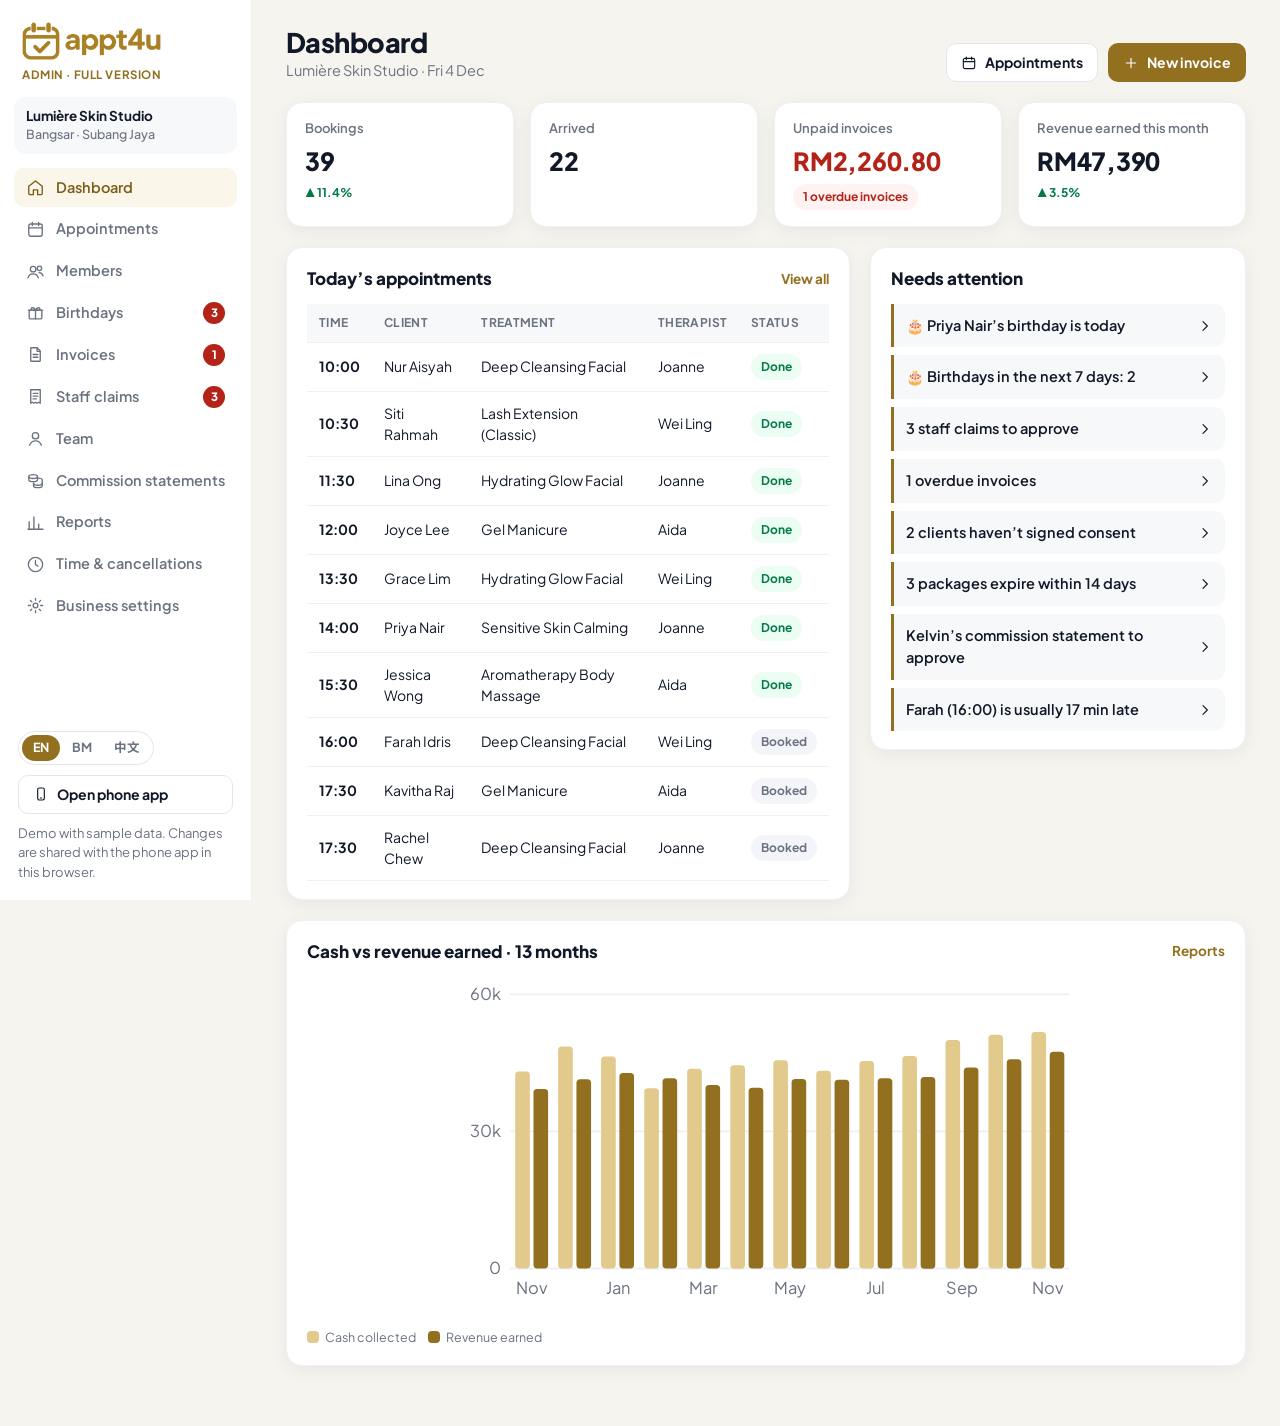
<file: admin/index.html>
<!doctype html>
<html lang="en" data-mode="admin">
<head>
<meta charset="utf-8">
<meta name="viewport" content="width=device-width, initial-scale=1">
<title>appt4u Admin</title>
<meta name="description" content="appt4u admin, full version for computers: appointments, members, invoices, staff claims, team and reports, with Excel export.">
<meta name="theme-color" content="#FFFFFF">
<link rel="icon" href="../icons/favicon-64.png" type="image/png">
<link rel="apple-touch-icon" href="../icons/apple-touch-icon.png">
<link rel="preconnect" href="https://fonts.googleapis.com">
<link rel="preconnect" href="https://fonts.gstatic.com" crossorigin>
<link rel="preconnect" href="https://images.unsplash.com">
<link href="https://fonts.googleapis.com/css2?family=Plus+Jakarta+Sans:wght@400;500;600;700;800&family=Noto+Sans+SC:wght@400;500;700&display=swap" rel="stylesheet">
<link rel="stylesheet" href="../styles.css?v=20261110g">
<link rel="stylesheet" href="admin.css?v=20261110g">
</head>
<body class="admin">
<div id="admin"></div>
<div id="modal"></div>
<div id="toast" class="toast" role="status" aria-live="polite"></div>
<script src="../app.js?v=20261110g"></script>
<script src="admin.js?v=20261110g"></script>
</body>
</html>
</file>
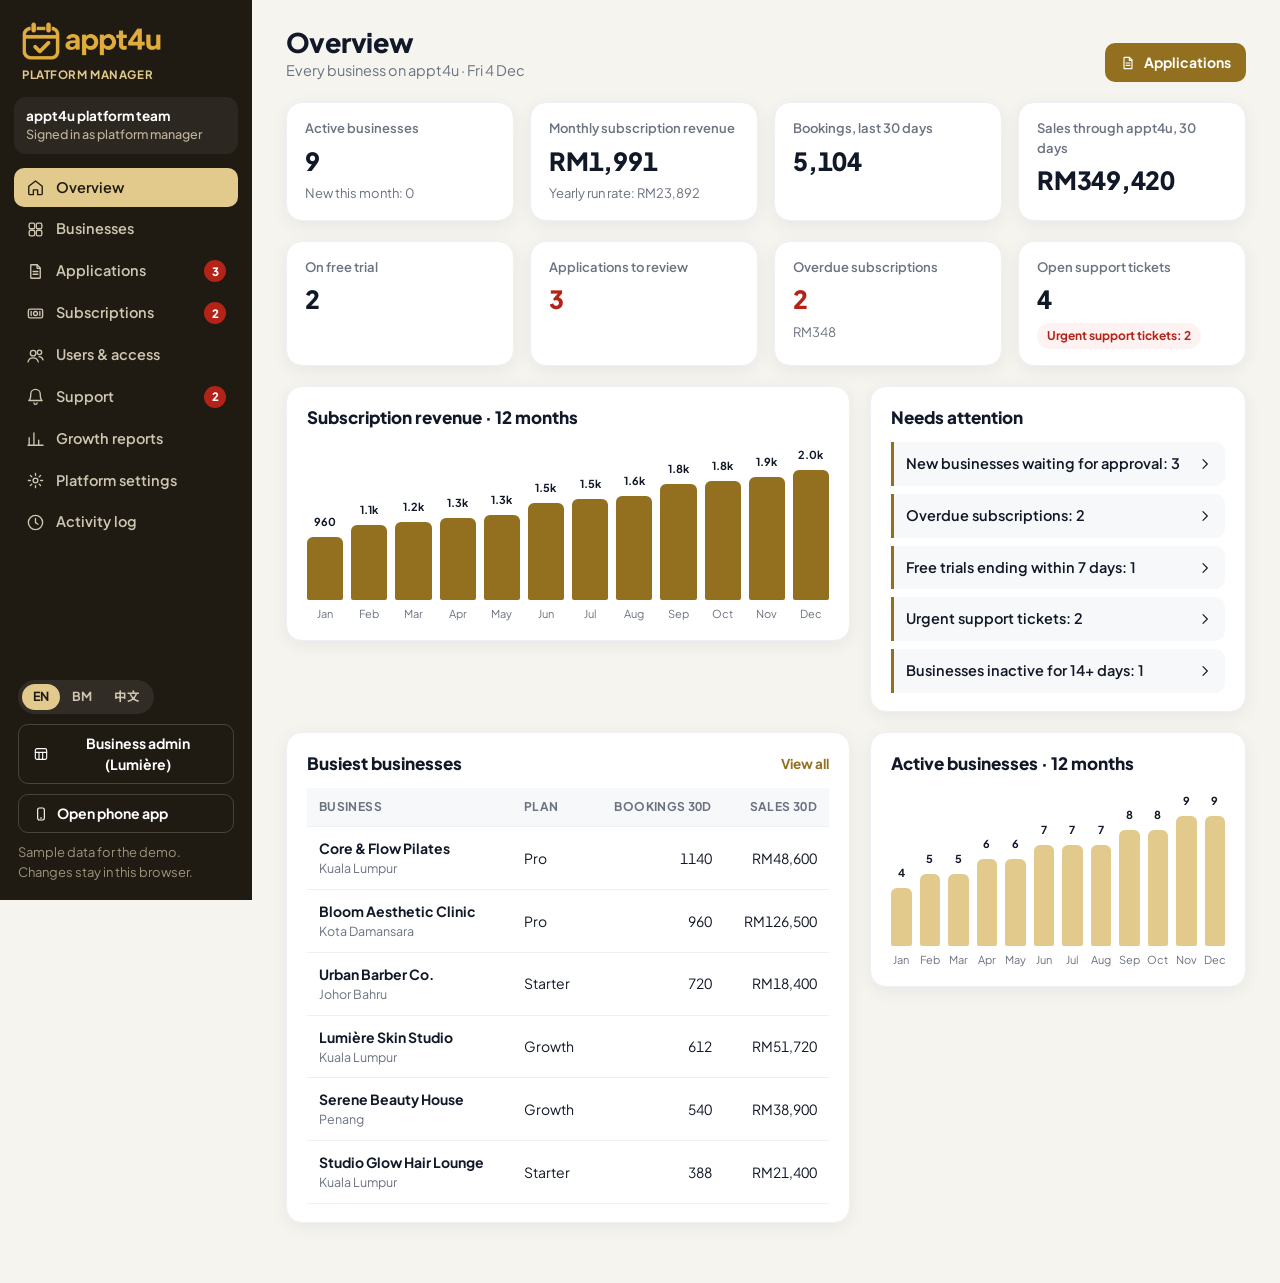
<file: platform/index.html>
<!doctype html>
<html lang="en" data-mode="admin" data-console="platform">
<head>
<meta charset="utf-8">
<meta name="viewport" content="width=device-width, initial-scale=1">
<title>appt4u Platform</title>
<meta name="description" content="appt4u platform manager: every business on appt4u, sign-up approvals, subscriptions, users, support and growth reports.">
<meta name="theme-color" content="#FFFFFF">
<link rel="icon" href="../icons/favicon-64.png" type="image/png">
<link rel="apple-touch-icon" href="../icons/apple-touch-icon.png">
<link rel="preconnect" href="https://fonts.googleapis.com">
<link rel="preconnect" href="https://fonts.gstatic.com" crossorigin>
<link href="https://fonts.googleapis.com/css2?family=Plus+Jakarta+Sans:wght@400;500;600;700;800&family=Noto+Sans+SC:wght@400;500;700&display=swap" rel="stylesheet">
<link rel="stylesheet" href="../styles.css?v=20261110g">
<link rel="stylesheet" href="../admin/admin.css?v=20261110g">
<link rel="stylesheet" href="platform.css?v=20261110g">
</head>
<body class="admin platform">
<div id="admin"></div>
<div id="modal"></div>
<div id="toast" class="toast" role="status" aria-live="polite"></div>
<script src="../app.js?v=20261110g"></script>
<script src="../admin/admin.js?v=20261110g"></script>
<script src="platform.js?v=20261110g"></script>
</body>
</html>
</file>
<file: styles.css>
:root{
  --bg:#FFFFFF;--surface:#FFFFFF;--sand:#F4F5F8;--sand-2:#F7F8FA;--line:#EEF0F4;--line-2:#E2E5EB;
  --ink:#111827;--body:#6B7280;--muted:#6B7280;
  --primary:#93701F;--primary-d:#7A5C18;--primary-50:#FBF6EA;--primary-100:#F4E9CC;--brand:#AA8024;
  --gold:var(--primary);--gold-text:var(--primary);--gold-deep:var(--primary-d);--gold-tint:var(--primary-50);--gold-line:#E8D6A8;
  --rose:#B42318;--rose-tint:#FEF3F2;--sage:#027A48;--sage-tint:#ECFDF3;--amber:#B54708;--amber-tint:#FFFAEB;--star:#F5B301;
  --sans:'Plus Jakarta Sans','Noto Sans SC',-apple-system,BlinkMacSystemFont,'Segoe UI',sans-serif;
  --shadow:0 4px 18px rgba(17,24,39,.06);
  --st:env(safe-area-inset-top,0px);--sb:env(safe-area-inset-bottom,0px);
  color-scheme:light;
}
*{box-sizing:border-box;-webkit-tap-highlight-color:transparent}
html,body{margin:0;height:100%}
body{font-family:var(--sans);color:var(--ink);background:var(--bg);-webkit-font-smoothing:antialiased;font-size:15px;line-height:1.5;overscroll-behavior:none;-webkit-text-size-adjust:100%}
a{color:inherit;text-decoration:none}
button{font:inherit;color:inherit;background:none;border:0;padding:0;cursor:pointer}
input,select,textarea{font:inherit;color:inherit}
p,h1,h2,h3{margin:0}
img{display:block}
.ic{flex:none;display:block}
:focus-visible{outline:2px solid var(--primary);outline-offset:2px}

/* stage & device */
.stage{min-height:100%}
.side{display:none}
.device{position:relative;width:100%;height:100vh;height:100dvh;overflow:hidden;background:var(--bg)}
.app{display:flex;flex-direction:column;height:100%}
@media (min-width:900px){
  body{background:linear-gradient(150deg,#E9DCBF 0%,#F3EBDA 55%,#FBF7EE 100%)}
  .stage{display:flex;align-items:center;justify-content:center;gap:72px;min-height:100vh;padding:24px}
  .side{display:block;width:340px}
  .device{flex:none;width:400px;height:min(860px,calc(100vh - 48px));border-radius:44px;box-shadow:0 0 0 10px #fff,0 30px 80px rgba(110,80,20,.20)}
}

/* chrome */
.safe-top{height:calc(var(--st) + 10px);flex:none}
.topbar{flex:none;display:flex;align-items:center;justify-content:space-between;gap:8px;padding:calc(var(--st) + 8px) 10px 4px;background:var(--bg)}
.tb-title{font-weight:700;font-size:16px;text-align:center;flex:1;white-space:nowrap;overflow:hidden;text-overflow:ellipsis}
.icon-btn{width:40px;height:40px;border-radius:20px;display:inline-flex;align-items:center;justify-content:center;color:var(--ink);flex:none;position:relative}
.icon-btn:active{background:var(--sand)}
.icon-btn.fav-on{color:#E11D48}
.icon-btn.fav-on .ic{fill:#E11D48}
.dot-red{position:absolute;top:8px;right:9px;width:9px;height:9px;border-radius:5px;background:#EF4444;border:2px solid #fff}
.main{flex:1;overflow-y:auto;-webkit-overflow-scrolling:touch;padding:6px 20px 28px;display:flex;flex-direction:column;gap:18px}
.main.center-main{justify-content:center}
.tabbar{flex:none;display:flex;border-top:1px solid var(--line);background:rgba(255,255,255,.96);-webkit-backdrop-filter:blur(12px);backdrop-filter:blur(12px);padding:6px 4px calc(var(--sb) + 6px)}
.tab{flex:1;display:flex;flex-direction:column;align-items:center;gap:3px;padding:6px 0;font-size:11px;color:var(--body);font-weight:500}
.tab.active{color:var(--primary);font-weight:700}
.tab.active .ic{fill:var(--primary-100)}

/* type */
.h1{font-weight:800;font-size:26px;line-height:1.2;letter-spacing:-.02em}
html[lang^="zh"] .h1{font-size:24px;letter-spacing:0}
.display{font-weight:800;font-size:30px;line-height:1.15;letter-spacing:-.02em}
html[lang^="zh"] .display{font-size:27px;letter-spacing:0;line-height:1.3}
.h-serif{font-weight:800;font-size:22px;line-height:1.25;letter-spacing:-.01em}
.h2,.sec-t{font-size:18px;font-weight:700;letter-spacing:-.01em}
.label{font-size:14px;font-weight:700;color:var(--ink)}
.eyebrow{font-size:12px;font-weight:700;letter-spacing:.05em;text-transform:uppercase;color:var(--primary)}
html[lang^="zh"] .eyebrow{letter-spacing:.08em}
.lead{font-size:15px;color:var(--body)}
.muted{color:var(--body)}
.small{font-size:13px}
.strong{font-weight:700}
.center{text-align:center;align-items:center}
.wordmark{font-weight:800;letter-spacing:-.02em;color:var(--primary)}
.nowrap{white-space:nowrap}
.block{display:block}

/* layout */
.stack{display:flex;flex-direction:column;gap:12px}
.stack-sm{display:flex;flex-direction:column;gap:8px}
.stack-xs{display:flex;flex-direction:column;gap:8px}
.stack-lg{display:flex;flex-direction:column;gap:22px}
.row{display:flex;align-items:center;justify-content:space-between;gap:12px}
.row-start{display:flex;align-items:center;gap:12px;min-width:0}
.gap4{gap:4px}
.gap8{gap:8px}
.w100{width:100%}
.pad-top{padding-top:10px}
.grow{flex:1;min-width:0}

/* cards */
.card{background:var(--surface);border:1px solid var(--line);border-radius:16px;padding:16px;box-shadow:var(--shadow)}
.card.gold{border-color:var(--primary-100)}
.card.tint-rose{background:var(--rose-tint);border-color:transparent;box-shadow:none}
.card.tint-sage{background:var(--sage-tint);border-color:transparent;box-shadow:none;color:var(--sage)}
.card.tint-gold{background:var(--primary-50);border-color:transparent;box-shadow:none}
.card.flat{box-shadow:none}
button.card,a.card{display:flex;width:100%;text-align:left}

/* buttons */
.btn{display:inline-flex;align-items:center;justify-content:center;gap:8px;border-radius:12px;padding:14px 18px;font-weight:700;font-size:15px;border:1px solid transparent;transition:transform .08s ease,opacity .2s;text-align:center}
.btn:active{transform:scale(.98)}
.btn[disabled]{opacity:.45;pointer-events:none;box-shadow:none}
.btn-primary,.btn-ink{background:var(--primary);color:#fff;box-shadow:0 6px 16px rgba(147,112,31,.25)}
.btn-dark{background:var(--ink);color:#fff}
.btn-outline{background:#fff;border-color:var(--line-2);color:var(--ink)}
.btn-ghost{color:var(--primary)}
.btn-soft{background:var(--primary-50);color:var(--primary-d)}
.btn-sm{padding:8px 14px;border-radius:10px;font-size:14px;box-shadow:none}
.btn-block{width:100%}
.langseg{display:inline-flex;align-items:center;gap:2px;padding:3px;border-radius:999px;background:#fff;border:1px solid var(--line-2);box-shadow:var(--shadow);flex:none}
.langseg button{border:0;background:transparent;border-radius:999px;min-width:38px;padding:6px 10px;font-size:12.5px;font-weight:700;color:var(--body);line-height:1.1}
.langseg button.on{background:var(--primary);color:#fff}
.app-icon{width:40px;height:40px;border-radius:10px;border:1px solid var(--line-2);flex:none;display:block}
.wrap{flex-wrap:wrap}

/* chips & pills */
.chips{display:flex;flex-wrap:wrap;gap:8px}
.chip{display:inline-flex;align-items:center;gap:6px;padding:9px 14px;border-radius:10px;border:1px solid var(--line-2);background:#fff;font-size:14px;font-weight:600;color:var(--body);white-space:nowrap}
.chip.on{background:var(--primary);border-color:var(--primary);color:#fff}
.hscroll{display:flex;gap:8px;overflow-x:auto;scrollbar-width:none;margin:0 -20px;padding:2px 20px;flex:none}
.hscroll::-webkit-scrollbar{display:none}
.pill{display:inline-flex;align-items:center;gap:4px;font-size:12px;font-weight:700;padding:4px 10px;border-radius:999px;white-space:nowrap;align-self:flex-start}
.pill.sage{background:var(--sage-tint);color:var(--sage)}
.pill.rose{background:var(--rose-tint);color:var(--rose)}
.pill.gold{background:var(--primary-50);color:var(--primary-d)}
.pill.amber{background:var(--amber-tint);color:var(--amber)}
.pill.ink{background:var(--ink);color:#fff}
.pill.grey{background:var(--sand);color:var(--body)}
.seg{display:flex;background:var(--sand);border-radius:12px;padding:4px;gap:4px;flex:none}
.seg a,.seg button{flex:1;text-align:center;padding:9px 6px;border-radius:9px;font-size:14px;font-weight:600;color:var(--body);white-space:nowrap}
.seg .on{background:#fff;color:var(--ink);box-shadow:0 1px 3px rgba(17,24,39,.08)}

/* home */
.loc-row{display:flex;align-items:center;justify-content:space-between;gap:12px;padding-top:4px}
.loc{display:flex;flex-direction:column;align-items:flex-start;gap:1px;text-align:left}
.loc-l{display:flex;align-items:center;gap:4px;font-size:12.5px;color:var(--body)}
.loc-l .ic{color:var(--primary)}
.loc-v{display:flex;align-items:center;gap:4px;font-weight:700;font-size:16px}
.searchbar{display:flex;align-items:center;gap:10px;background:var(--sand);border-radius:12px;padding:0 14px;height:48px;color:var(--body);flex:none}
.searchbar input{flex:1;border:0;background:transparent;outline:none;font-size:15px;color:var(--ink);min-width:0;height:100%}
.searchbar input::placeholder{color:#8B92A0}
.promo{position:relative;display:block;border-radius:16px;overflow:hidden;background:var(--primary);min-height:152px;flex:none}
.promo-img{position:absolute;right:0;top:0;width:60%;height:100%;object-fit:cover}
.promo::after{content:"";position:absolute;inset:0;background:linear-gradient(90deg,var(--primary) 38%,rgba(147,112,31,.6) 60%,rgba(147,112,31,0) 88%)}
.promo-body{position:relative;z-index:1;padding:18px;display:flex;flex-direction:column;gap:2px;max-width:68%;color:#fff}
.promo-eb{font-weight:700;font-size:14px}
.promo-t{font-weight:800;font-size:27px;line-height:1.1;letter-spacing:-.02em}
.promo-s{font-size:12.5px;opacity:.95}
.promo-btn{margin-top:10px;align-self:flex-start;background:#fff;color:var(--ink);font-weight:700;font-size:13px;padding:8px 14px;border-radius:8px}
.sec-head{display:flex;align-items:center;justify-content:space-between;gap:12px;margin-bottom:-6px}
.link-btn{display:inline-flex;align-items:center;gap:6px;color:var(--primary);font-weight:600;font-size:14px}
.biz{display:flex;gap:14px;align-items:center;padding:10px}
.biz-img{width:96px;height:96px;border-radius:12px;object-fit:cover;flex:none;background:var(--sand)}
.biz-img.sm{width:52px;height:52px;border-radius:10px}
.biz-body{flex:1;min-width:0;display:flex;flex-direction:column;gap:6px}
.biz-name{font-weight:700;font-size:16px;line-height:1.25}
.rating{display:inline-flex;align-items:center;gap:4px;font-size:13.5px}
.star{color:var(--star)}
.upc{display:flex;align-items:center;gap:14px}
.datebox{width:56px;flex:none;border-radius:12px;background:var(--primary-50);color:var(--primary);display:flex;flex-direction:column;align-items:center;padding:8px 0;line-height:1.15}
.datebox b{font-size:22px;font-weight:800}
.datebox span{font-size:11.5px;font-weight:700;text-transform:uppercase}
.qr-btn{background:var(--primary-50);color:var(--primary)}
.banner{display:flex;align-items:center;justify-content:space-between;gap:10px;background:var(--primary-50);border:0;box-shadow:none;padding:12px 14px}

/* business detail */
.hero-img{width:100%;height:190px;object-fit:cover;border-radius:16px;background:var(--sand);flex:none}
.meta{display:flex;flex-direction:column;gap:6px;color:var(--body);font-size:14px}
.meta span{display:flex;align-items:center;gap:8px}
.tabs-u{display:flex;gap:22px;border-bottom:1px solid var(--line);overflow-x:auto;scrollbar-width:none;margin:0 -20px;padding:0 20px;flex:none}
.tabs-u::-webkit-scrollbar{display:none}
.tabs-u a{padding:10px 0;font-weight:600;font-size:14.5px;color:var(--body);white-space:nowrap;border-bottom:2px solid transparent;margin-bottom:-1px}
.tabs-u a.on{color:var(--primary);border-bottom-color:var(--primary)}
.srow{display:flex;align-items:center;gap:14px;width:100%;text-align:left;padding:14px 16px;border-radius:14px;background:var(--sand-2);border:1px solid transparent}
.srow.on{background:var(--primary-50);border-color:var(--primary-100)}
.srow-n{display:block;font-weight:700;font-size:15.5px}
.check{width:24px;height:24px;border-radius:12px;border:2px solid var(--line-2);flex:none;display:inline-flex;align-items:center;justify-content:center;color:#fff;background:#fff}
.srow.on .check{background:var(--primary);border-color:var(--primary)}
.sticky-cta{position:sticky;bottom:-28px;margin:0 -20px -28px;padding:14px 20px 22px;background:linear-gradient(rgba(255,255,255,0),#fff 30%);z-index:2}

/* booking time */
.date{flex:none;width:58px;padding:9px 0;border-radius:14px;border:1px solid var(--line-2);background:#fff;display:flex;flex-direction:column;align-items:center;gap:1px;font-size:12px;color:var(--body);font-weight:600}
.date b{font-size:19px;color:var(--ink);font-weight:800}
.date.on{background:var(--primary);border-color:var(--primary);color:#fff}
.date.on b{color:#fff}
.date small{font-size:11px;font-weight:700;color:var(--primary);line-height:1.2}
.date.on small{color:#fff}
.slots{display:grid;grid-template-columns:repeat(3,1fr);gap:8px}
.slot{padding:12px 4px;border-radius:12px;border:1px solid var(--line-2);background:#fff;font-weight:700;font-size:15px}
.slot.on{background:var(--primary);color:#fff;border-color:var(--primary)}
.slot.full,.slot.past,.slot.mine{color:#9CA3AF;background:var(--sand-2);border-color:var(--line);font-weight:500;cursor:default}
.slot.full{text-decoration:line-through}
.opt{display:flex;align-items:center;gap:12px;width:100%;padding:14px 16px;border-radius:14px;border:1px solid var(--line-2);background:#fff;text-align:left;font-size:15px}
.opt .ic{color:var(--primary)}
.opt.on{border-color:var(--primary);background:var(--primary-50)}
.radio{width:20px;height:20px;border-radius:10px;border:2px solid var(--line-2);flex:none;position:relative;background:#fff}
.opt.on .radio{border-color:var(--primary)}
.opt.on .radio::after{content:"";position:absolute;inset:3px;border-radius:50%;background:var(--primary)}
.note{display:flex;align-items:center;gap:8px;font-size:14px;padding:10px 14px;border-radius:12px}
.note.sage{background:var(--sage-tint);color:var(--sage)}
.note.rose{background:var(--rose-tint);color:var(--rose)}
.note.gold{background:var(--primary-50);color:var(--primary-d)}
.sumcard{display:flex;gap:12px;align-items:center}
.done-icon{color:var(--sage)}
.done .lines{line-height:1.75}

/* wallet */
.dots{display:flex;flex-wrap:wrap;gap:10px;padding:4px 0}
.dot{width:20px;height:20px;border-radius:10px;background:var(--primary)}
.dot.used{background:var(--line-2)}
.dot.held{background:#fff;border:2px solid var(--primary)}
.li{display:flex;align-items:center;justify-content:space-between;gap:12px;padding:12px 0;border-bottom:1px solid var(--line)}
.li:last-child{border-bottom:0}
.li .r{text-align:right;flex:none}
.plus{color:var(--sage);font-weight:700}
.minus{color:var(--rose);font-weight:700}

/* menu */
.menu{padding:2px 16px}
.menu-item{display:flex;align-items:center;gap:14px;width:100%;padding:14px 0;border-bottom:1px solid var(--line);text-align:left;font-weight:500}
.menu-item:last-child{border-bottom:0}
.menu-item .ic{color:var(--primary)}
.menu-item .val{color:var(--body);font-size:14px;white-space:nowrap}

/* forms */
.field{width:100%;border:1px solid var(--line-2);border-radius:12px;padding:14px 16px;font-size:16px;background:#fff;outline:none}
.field:focus{border-color:var(--primary)}
.field-wrap{display:flex;align-items:center;border:1px solid var(--line-2);border-radius:12px;background:#fff;overflow:hidden}
.field-wrap:focus-within{border-color:var(--primary)}
.field-wrap .prefix{padding:0 12px 0 16px;color:var(--body);font-weight:700;border-right:1px solid var(--line);align-self:stretch;display:flex;align-items:center}
.field-wrap .field{border:0;border-radius:0}
.otp{text-align:center;letter-spacing:.5em;font-size:24px;font-weight:700}
select.field{appearance:none;-webkit-appearance:none;background-image:url("data:image/svg+xml,%3Csvg xmlns='http://www.w3.org/2000/svg' width='16' height='16' viewBox='0 0 24 24' fill='none' stroke='%236B7280' stroke-width='2' stroke-linecap='round'%3E%3Cpath d='M6 9l6 6 6-6'/%3E%3C/svg%3E");background-repeat:no-repeat;background-position:right 14px center;padding-right:40px}
.switch{appearance:none;-webkit-appearance:none;width:50px;height:30px;border-radius:15px;background:var(--line-2);position:relative;cursor:pointer;transition:background .2s;flex:none;margin:0}
.switch::after{content:"";position:absolute;top:3px;left:3px;width:24px;height:24px;border-radius:12px;background:#fff;box-shadow:0 1px 3px rgba(0,0,0,.15);transition:transform .2s}
.switch:checked{background:var(--primary)}
.switch:checked::after{transform:translateX(20px)}
.toggle-row{padding:4px 2px;cursor:pointer}

/* sheet & toast */
#layer{position:absolute;inset:0;pointer-events:none;z-index:20}
#layer.open{pointer-events:auto}
.scrim{position:absolute;inset:0;background:rgba(17,24,39,.4);opacity:0;transition:opacity .25s}
#layer.open .scrim{opacity:1}
.sheet{position:absolute;left:0;right:0;bottom:0;background:#fff;border-radius:24px 24px 0 0;padding:10px 20px calc(var(--sb) + 20px);display:flex;flex-direction:column;gap:14px;transform:translateY(100%);transition:transform .28s cubic-bezier(.2,.8,.2,1);max-height:88%;overflow-y:auto}
#layer.open .sheet{transform:none}
.handle{width:44px;height:5px;border-radius:3px;background:var(--line-2);align-self:center;flex:none}
.toast{position:absolute;left:50%;bottom:calc(var(--sb) + 88px);transform:translate(-50%,16px);background:var(--ink);color:#fff;padding:12px 18px;border-radius:12px;font-size:14px;opacity:0;pointer-events:none;transition:opacity .25s,transform .25s;z-index:30;width:max-content;max-width:86%;text-align:center}
.toast.show{opacity:1;transform:translate(-50%,0)}

/* welcome */
.welcome{display:flex;flex-direction:column;height:100%}
.welcome-photo{position:relative;flex:1;min-height:220px}
.welcome-photo>img{position:absolute;inset:0;width:100%;height:100%;object-fit:cover;border-radius:0 0 28px 28px;background:var(--sand)}
.welcome-top{position:absolute;left:16px;right:16px;top:calc(var(--st) + 14px);display:flex;justify-content:space-between;align-items:center}
.brand-chip{background:#fff;border-radius:999px;padding:7px 14px;display:flex;align-items:center;box-shadow:var(--shadow)}
.logo-chip{height:24px;width:auto;display:block}
.welcome-body{flex:none;padding:22px 20px calc(var(--sb) + 22px);display:flex;flex-direction:column;gap:14px}

/* admin */
.brand-mini{display:flex;align-items:center;gap:10px;font-weight:700;font-size:14px;min-width:0}
.mark{width:32px;height:32px;border-radius:10px;background:var(--primary-50);color:var(--primary);display:inline-flex;align-items:center;justify-content:center;font-weight:800;font-size:15px;flex:none;line-height:1}
.mark.dark{background:var(--primary);color:#fff}
.mark.lg{width:44px;height:44px;border-radius:12px;font-size:20px}
.avatar{width:48px;height:48px;border-radius:24px;background:var(--primary-50);color:var(--primary);display:inline-flex;align-items:center;justify-content:center;font-weight:800;flex:none}
.avatar.lg{width:56px;height:56px;border-radius:28px;font-size:18px}
.avatar.sm{width:40px;height:40px;font-size:13px}
.tiles{display:grid;grid-template-columns:1fr 1fr;gap:12px}
.tile{background:#fff;border:1px solid var(--line);border-radius:16px;padding:14px 16px;display:flex;flex-direction:column;gap:2px}
.tile-l{font-size:13px;color:var(--body)}
.tile-v{font-size:22px;font-weight:800}
.offer{display:flex;align-items:center;justify-content:space-between;gap:12px}
.offer-t{font-weight:700}
.offer .ic{color:var(--rose)}
.page-top{align-items:flex-end}
.kpis{display:grid;grid-template-columns:1fr 1fr;gap:10px}
.kpi{background:#fff;border:1px solid var(--line);border-radius:14px;padding:12px 14px;display:flex;flex-direction:column;gap:1px;box-shadow:var(--shadow)}
.kpi-l{font-size:12.5px;color:var(--body);font-weight:500}
.kpi-v{font-size:21px;font-weight:800;letter-spacing:-.01em;font-variant-numeric:tabular-nums}
.delta{font-size:12px;font-weight:700}
.delta.up{color:var(--sage)}
.delta.down{color:var(--rose)}
.delta.flat{color:var(--body)}
.att{display:flex;align-items:center;justify-content:space-between;gap:8px;padding:9px 0 9px 12px;border-left:3px solid var(--primary);font-size:14.5px}
.appt{display:flex;align-items:center;gap:12px;padding:12px 14px}
.appt-time{font-weight:800;width:46px;flex:none;font-variant-numeric:tabular-nums}
.mrow{display:flex;align-items:center;gap:12px;padding:12px 0;border-bottom:1px solid var(--line)}
.mrow:last-child{border-bottom:0}
.statrow{display:flex;justify-content:space-between;gap:12px;padding:9px 0;border-bottom:1px solid var(--line);font-size:14.5px}
.statrow:last-child{border-bottom:0}
.statrow span:first-child{color:var(--body)}
.statrow b{font-weight:700;text-align:right}

/* gantt */
.gantt{border:1px solid var(--line);border-radius:16px;background:#fff;overflow:hidden;flex:none}
.g-scroll{overflow-x:auto}
.g-row{display:flex;align-items:stretch;border-bottom:1px solid var(--line);width:max-content}
.g-row:last-child{border-bottom:0}
.g-row.sep{border-bottom:2px solid var(--line-2)}
.g-label{position:sticky;left:0;z-index:2;width:86px;flex:none;background:#fff;padding:6px 10px;font-size:12.5px;font-weight:700;border-right:1px solid var(--line);display:flex;align-items:center;line-height:1.2}
.g-track{position:relative;height:50px;flex:none;background-image:linear-gradient(to right,var(--line) 1px,transparent 1px);background-size:80px 100%}
.g-head .g-track{height:28px;background:none}
.g-head .g-label{background:var(--sand-2)}
.g-hour{position:absolute;top:6px;font-size:11px;color:var(--body);transform:translateX(3px)}
.g-b{position:absolute;top:6px;bottom:6px;border-radius:8px;padding:3px 7px;font-size:11px;font-weight:600;line-height:1.25;overflow:hidden;white-space:nowrap;text-overflow:ellipsis;background:var(--primary-50);color:var(--primary-d)}
.g-b.room{background:var(--sage-tint);color:var(--sage)}
.g-b.clean{background:var(--sand);color:var(--body);font-weight:500}
.g-b.mine{background:var(--amber-tint);color:var(--amber);box-shadow:inset 0 0 0 1px #F5B301}
.legend{display:flex;flex-wrap:wrap;gap:12px;font-size:12.5px;color:var(--body)}
.legend i{display:inline-block;width:12px;height:12px;border-radius:4px;margin-right:6px;vertical-align:-1px}

/* reports */
.rk{display:flex;flex-direction:column;gap:6px;padding:10px 0;border-bottom:1px solid var(--line)}
.rk:last-child{border-bottom:0}
.bar{height:8px;border-radius:4px;background:var(--sand)}
.bar>span{display:block;height:100%;border-radius:4px;background:var(--primary)}
.bar.neg>span{background:var(--rose)}
.tbl{width:100%;border-collapse:collapse;font-size:14px}
.tbl td,.tbl th{padding:9px 0;border-bottom:1px solid var(--line);text-align:left;vertical-align:top}
.tbl th{font-size:12px;color:var(--body);font-weight:700}
.tbl .num{text-align:right;font-variant-numeric:tabular-nums;white-space:nowrap;padding-left:8px}
.tbl tr.total td{font-weight:800;border-bottom:0}
.stackbar{display:flex;height:14px;border-radius:7px;overflow:hidden;gap:2px}
.chart svg{width:100%;height:auto;display:block}
.drivers{display:grid;grid-template-columns:repeat(3,1fr);gap:8px}
.driver{background:var(--sand-2);border-radius:12px;padding:10px;display:flex;flex-direction:column;gap:2px}
.driver b{font-size:16px}
.ctrl{display:flex;flex-direction:column;gap:8px;flex:none}

/* misc */
.qr{background:#fff;border:1px solid var(--line);border-radius:16px;padding:14px;display:inline-flex}
.copybox{display:flex;align-items:center;gap:8px;border:1px dashed var(--gold-line);border-radius:12px;padding:10px 12px;background:var(--primary-50);font-weight:600;font-size:14px;word-break:break-all}
.msg{background:var(--sage-tint);border-radius:16px 16px 16px 4px;padding:12px 14px;font-size:14px;color:var(--ink)}
.thumb{width:56px;height:56px;border-radius:12px;background:var(--primary-50);display:inline-flex;align-items:center;justify-content:center;flex:none;overflow:hidden}
.thumb svg{width:100%;height:100%}

/* side panel (desktop) */
.side-inner{display:flex;flex-direction:column;gap:18px}
.side-brand{display:flex;align-items:center}
.logo-side{height:52px;width:auto;display:block}
.side-title{font-size:42px;font-weight:800;line-height:1.08;letter-spacing:-.03em}
html[lang^="zh"] .side-title{font-size:36px;letter-spacing:0;line-height:1.25}
.side-roles{display:flex;flex-wrap:wrap;gap:8px}
.side .muted{color:#4B5563}

/* wallet across several stores */
.store-stats{display:grid;grid-template-columns:repeat(3,1fr);gap:8px;padding-top:12px;margin-top:4px;border-top:1px solid var(--line)}
.store-stats span{display:flex;flex-direction:column;gap:2px;font-size:12px;color:var(--body);min-width:0}
.store-stats b{font-size:17px;font-weight:800;color:var(--ink)}
.thumbs{display:flex;flex:none}
.thumbs img{width:36px;height:36px;border-radius:50%;border:2px solid #fff;object-fit:cover;background:var(--sand);margin-left:-12px}
.thumbs img:first-child{margin-left:0}
.biz-img.xs{width:40px;height:40px;border-radius:10px}
.exp-txt{color:var(--rose);font-weight:600}
.note>span{min-width:0}

/* staff timing and cancellations */
.tlog{display:flex;flex-direction:column;gap:3px;font-size:13px;color:var(--body);padding:8px 10px;background:var(--sand-2);border-radius:10px}
.t-bad{color:var(--rose);font-weight:700}
.t-ok{color:var(--sage);font-weight:600}
.is-cx{opacity:.62}
.is-cx .strong{text-decoration:line-through}
.appt-r{display:flex;align-items:center;gap:4px;flex:none}
.flags{display:flex;flex-wrap:wrap;gap:4px;margin-top:6px}
.ev{display:flex;gap:10px;padding:7px 0;border-bottom:1px solid var(--primary-100);font-size:13.5px}
.ev:last-child{border-bottom:0}
.ev-t{font-weight:800;width:42px;flex:none;font-variant-numeric:tabular-nums}

/* claims and invoices */
.two{display:grid;grid-template-columns:1fr 1fr;gap:12px}
.two>*{min-width:0}
.tile{display:flex;flex-direction:column;align-items:flex-start;gap:10px;font-weight:700;font-size:15px}
.tile .ic{color:var(--primary)}
.tile.is-off{opacity:.45;box-shadow:none}
.r-col{text-align:right;flex:none}
.r-col .pill{margin-top:4px}
.ic-box{width:40px;height:40px;border-radius:12px;background:var(--primary-50);color:var(--primary);display:inline-flex;align-items:center;justify-content:center;flex:none}
.filebtn{position:relative;display:flex;align-items:center;gap:10px;border:1px dashed var(--gold-line);border-radius:12px;padding:14px 16px;background:var(--primary-50);color:var(--primary-d);font-weight:600;cursor:pointer;min-width:0}
.filebtn span{overflow:hidden;text-overflow:ellipsis;white-space:nowrap}
.filebtn input{position:absolute;inset:0;opacity:0;cursor:pointer}
.inv-line{padding:12px 14px}
.inv-line label{display:flex;flex-direction:column;gap:4px;font-size:12px;color:var(--body);flex:1;min-width:0}
.field.sm{padding:10px 12px}
textarea.field{min-height:84px;resize:vertical;font-family:inherit;line-height:1.4}
.statrow.total{font-weight:800;font-size:16px}
.statrow.total span:first-child{color:var(--ink)}
.invdoc{padding:20px}
.inv-biz{font-weight:800;font-size:16px}
.inv-title{font-weight:800;font-size:22px;letter-spacing:.06em;text-transform:uppercase;color:var(--primary)}
.inv-meta{display:grid;grid-template-columns:1fr 1fr;gap:12px;font-size:12.5px;color:var(--body)}
.inv-meta b{display:block;color:var(--ink);font-size:14px;margin-top:2px}
.inv-meta span>span{display:block;font-size:12.5px}
@media print{
  @page{margin:14mm}
  html,body{background:#fff!important}
  body *{visibility:hidden}
  .invdoc,.invdoc *{visibility:visible}
  .invdoc{position:fixed;left:0;top:0;width:100%;border:0;box-shadow:none;padding:0}
}
.inv-line label .field{color:var(--ink);font-size:16px}

/* treatment records */
.vcard .vrow{display:flex;flex-direction:column;gap:2px;padding:6px 0;border-top:1px solid var(--line)}
.vcard .vrow span{font-size:12px;font-weight:700;color:var(--body);text-transform:uppercase;letter-spacing:.03em}
.vcard .vrow p{font-size:14.5px;white-space:pre-wrap}
.vcm{background:var(--sand-2);border-radius:12px 12px 12px 4px;padding:8px 12px;font-size:14px}
.vcm small{display:block;color:var(--body);font-size:11.5px;margin-bottom:2px}
.vhist summary{cursor:pointer;font-size:13px;color:var(--primary);font-weight:600}
.vhist ul{margin:8px 0 0;padding-left:16px;font-size:13px;display:flex;flex-direction:column;gap:6px}
.vdiff{font-size:12.5px}
.vdiff s{color:var(--rose)}
</file>
<file: admin/admin.css>
/* appt4u admin — full version for computers. Builds on ../styles.css (tokens, buttons, pills, fields). */
html,body{height:auto;min-height:100%}
body.admin{background:#F6F4EF!important;font-size:14.5px}
.admin .toast{position:fixed;bottom:28px;z-index:60;max-width:min(560px,calc(100vw - 32px));text-align:center}

.ad{display:grid;grid-template-columns:252px minmax(0,1fr);min-height:100vh}
.ad-side{position:sticky;top:0;height:100vh;overflow:auto;background:#fff;border-right:1px solid var(--line);padding:22px 14px 18px;display:flex;flex-direction:column;gap:14px}
.ad-logo{display:flex;flex-direction:column;align-items:flex-start;gap:6px;padding:0 8px}
.ad-logo img{height:38px;width:auto;max-width:100%;object-fit:contain;align-self:flex-start}
.ad-tag{font-size:11.5px;font-weight:700;letter-spacing:.05em;text-transform:uppercase;color:var(--primary)}
.ad-biz{padding:10px 12px;border-radius:12px;background:var(--sand-2);font-weight:700;font-size:13.5px;line-height:1.35}
.ad-biz span{font-weight:500;color:var(--body);font-size:12.5px}
.ad-nav{display:flex;flex-direction:column;gap:2px}
.ad-nav a{display:flex;align-items:center;gap:11px;padding:9px 12px;border-radius:10px;color:var(--body);font-weight:600;font-size:14.5px}
.ad-nav a:hover{background:var(--sand-2);color:var(--ink)}
.ad-nav a.on{background:var(--primary-50);color:var(--primary-d)}
.ad-nav a span{flex:1}
.ad-nav .badge{flex:none;min-width:22px;height:22px;border-radius:11px;background:var(--rose);color:#fff;font-size:11.5px;font-weight:800;display:inline-flex;align-items:center;justify-content:center;padding:0 6px}
.ad-side-foot{margin-top:auto;display:flex;flex-direction:column;gap:10px;padding:0 4px}
.ad-side-foot .langseg{box-shadow:none;align-self:flex-start}
.ad-side-foot .btn{justify-content:flex-start}

.ad-main{padding:26px 34px 60px;min-width:0;display:flex;flex-direction:column;gap:20px}
.ad-head{display:flex;align-items:flex-end;justify-content:space-between;gap:16px;flex-wrap:wrap}
.ad-title{font-size:27px;font-weight:800;letter-spacing:-.02em;line-height:1.2}
.ad-head .muted{margin-top:2px}
.ad-head-act{display:flex;gap:10px;flex-wrap:wrap;align-items:center}
.ad-crumb{font-size:13px;color:var(--body);display:flex;gap:6px;align-items:center}
.ad-crumb a{color:var(--primary);font-weight:600}

.ad-kpis{display:grid;grid-template-columns:repeat(4,minmax(0,1fr));gap:16px}
.ad-kpi{background:#fff;border:1px solid var(--line);border-radius:16px;padding:16px 18px;display:flex;flex-direction:column;gap:4px;box-shadow:var(--shadow)}
.ad-kpi-l{font-size:13px;color:var(--body);font-weight:600}
.ad-kpi-v{font-size:25px;font-weight:800;letter-spacing:-.01em;font-variant-numeric:tabular-nums}
.ad-kpi.warn .ad-kpi-v{color:var(--rose)}
.ad-card{background:#fff;border:1px solid var(--line);border-radius:16px;box-shadow:var(--shadow);padding:18px 20px;display:flex;flex-direction:column;gap:12px;min-width:0}
.ad-card h2{font-size:17px;font-weight:800}
.ad-card-h{display:flex;align-items:center;justify-content:space-between;gap:12px}
.ad-card .link{color:var(--primary);font-weight:700;font-size:13.5px}
.ad-grid2{display:grid;grid-template-columns:minmax(0,1.5fr) minmax(0,1fr);gap:20px;align-items:start}
.ad-grid2.even{grid-template-columns:repeat(2,minmax(0,1fr))}
.ad-chart svg{width:100%;height:auto;display:block;max-height:340px}
.ad-att a{display:flex;align-items:center;justify-content:space-between;gap:8px;padding:11px 12px;border-left:3px solid var(--primary);background:var(--sand-2);border-radius:0 10px 10px 0;font-weight:600}
.ad-att a+a{margin-top:8px}

/* data tables */
.dt-wrap{padding:0;gap:0;overflow:hidden}
.dt-bar{display:flex;gap:10px;align-items:center;flex-wrap:wrap;padding:14px 16px;border-bottom:1px solid var(--line)}
.dt-search{display:flex;align-items:center;gap:8px;border:1px solid var(--line-2);border-radius:10px;padding:0 12px;height:38px;min-width:240px;background:#fff;color:var(--body)}
.dt-search input{border:0;outline:0;flex:1;font-size:14px;color:var(--ink);background:transparent;min-width:0}
.dt-filter{height:38px;border:1px solid var(--line-2);border-radius:10px;padding:0 34px 0 12px;font-size:14px;background:#fff url("data:image/svg+xml,%3Csvg xmlns='http://www.w3.org/2000/svg' width='14' height='14' viewBox='0 0 24 24' fill='none' stroke='%236B7280' stroke-width='2' stroke-linecap='round'%3E%3Cpath d='M6 9l6 6 6-6'/%3E%3C/svg%3E") no-repeat right 12px center;appearance:none;-webkit-appearance:none;cursor:pointer}
.dt-bar .grow{flex:1}
.dt-scroll{overflow:auto;max-height:calc(100vh - 230px)}
.dt{width:100%;border-collapse:separate;border-spacing:0;font-size:14px}
.dt th{position:sticky;top:0;z-index:1;text-align:left;font-size:12px;font-weight:700;letter-spacing:.03em;text-transform:uppercase;color:var(--body);background:var(--sand-2);padding:10px 14px;white-space:nowrap;border-bottom:1px solid var(--line);cursor:pointer;user-select:none}
.dt th.nosort{cursor:default}
.dt th:hover:not(.nosort){color:var(--ink)}
.dt td{padding:11px 14px;border-bottom:1px solid var(--line);vertical-align:middle}
.dt tbody tr:hover td{background:#FCFAF4}
.dt .num{text-align:right;font-variant-numeric:tabular-nums;white-space:nowrap}
.dt .nowrap{white-space:nowrap}
.dt tfoot td{font-weight:800;background:var(--sand-2);border-bottom:0;position:sticky;bottom:0}
.dt .acts{display:flex;gap:6px;justify-content:flex-end;white-space:nowrap}
.dt .btn-sm{padding:6px 11px;font-size:13px}
.dt a.strong{color:var(--ink)}
.dt a.strong:hover{color:var(--primary)}
.dt .sub{display:block;font-size:12.5px;color:var(--body)}
.who{display:flex;align-items:center;gap:10px}
.who .avatar{width:32px;height:32px;font-size:12px}
.dt select.field,.dt input.field{padding:7px 10px;font-size:14px;border-radius:9px;height:36px}
.dt select.field{padding-right:32px;background-position:right 10px center}
.dt .t-bad,.ad-card .t-bad{color:var(--rose);font-weight:700}

/* simple tables inside cards */
.ad-card .tbl td,.ad-card .tbl th{padding:9px 0}

/* invoices */
.inv-layout{display:grid;grid-template-columns:minmax(0,1.35fr) minmax(320px,.9fr);gap:22px;align-items:start}
.inv-layout.edit{grid-template-columns:minmax(0,1fr) minmax(0,1fr)}
.inv-side{position:sticky;top:20px;display:flex;flex-direction:column;gap:14px}
.invdoc.big{padding:34px 38px;gap:18px;border-radius:16px}
.invdoc.big .inv-title{font-size:28px}
.invdoc.big .inv-meta{grid-template-columns:repeat(4,minmax(0,1fr));font-size:12.5px}
.invdoc .inv-logo{height:30px;width:auto;object-fit:contain;margin-bottom:6px}
.invdoc .tot{margin-left:auto;width:min(320px,100%)}
.ed-lines{width:100%;border-collapse:collapse;font-size:14px}
.ed-lines th{text-align:left;font-size:12px;color:var(--body);font-weight:700;padding:0 6px 6px}
.ed-lines td{padding:4px 6px;vertical-align:middle}
.ed-lines .field{padding:9px 10px;font-size:14px;border-radius:9px}
.ed-lines .q{width:72px}.ed-lines .p{width:110px}
.ed-lines .amt{width:110px;text-align:right;font-weight:700;font-variant-numeric:tabular-nums;white-space:nowrap}
.ed-grid{display:grid;grid-template-columns:repeat(2,minmax(0,1fr));gap:12px}
.ed-grid label,.ed-col{display:flex;flex-direction:column;gap:6px}
.ed-grid .label,.ed-col .label{font-size:13px}
.ad-card .field{padding:11px 14px;font-size:14.5px}
.ad-card textarea.field{min-height:76px}
.upl{position:relative;overflow:hidden}
.upl input{position:absolute;inset:0;opacity:0;cursor:pointer}

/* modal */
#modal{position:fixed;inset:0;z-index:50;display:none}
#modal.open{display:block}
.md-scrim{position:absolute;inset:0;background:rgba(17,24,39,.42)}
.md{position:absolute;left:50%;top:50%;transform:translate(-50%,-50%);width:min(520px,calc(100vw - 32px));max-height:calc(100vh - 48px);overflow:auto;background:#fff;border-radius:18px;padding:22px 24px;display:flex;flex-direction:column;gap:12px;box-shadow:0 30px 80px rgba(17,24,39,.25)}
.md h2{font-size:19px;font-weight:800}
.md ul{margin:0;padding-left:18px;color:var(--body);font-size:13.5px}

/* settings */
.set-grid{display:grid;grid-template-columns:repeat(2,minmax(0,1fr));gap:20px;align-items:start}

@media (max-width:1180px){
  .ad-kpis{grid-template-columns:repeat(2,minmax(0,1fr))}
  .ad-grid2,.ad-grid2.even,.inv-layout,.inv-layout.edit,.set-grid{grid-template-columns:minmax(0,1fr)}
  .inv-side{position:static}
}
@media (max-width:860px){
  .ad{grid-template-columns:minmax(0,1fr)}
  .ad-side{position:static;height:auto;flex-direction:column;border-right:0;border-bottom:1px solid var(--line)}
  .ad-nav{flex-direction:row;overflow-x:auto;gap:4px}
  .ad-nav a{white-space:nowrap}
  .ad-side-foot{margin-top:0}
  .ad-main{padding:18px 16px 48px}
  .invdoc.big{padding:22px}
  .invdoc.big .inv-meta{grid-template-columns:repeat(2,minmax(0,1fr))}
}
@media print{
  .ad-side,.ad-head,.inv-side,.toast,#modal{display:none!important}
}
.dt .wide{min-width:240px}
.dt th,.dt td{padding-left:12px;padding-right:12px}
.dt .acts .icon-btn{width:34px;height:34px;color:var(--body)}
.dt .acts .icon-btn:hover{background:var(--rose-tint);color:var(--rose)}
.dt td .pill{white-space:nowrap}
.ad-card .tbl .sub{display:block;font-size:12.5px;color:var(--body);font-weight:500}
.dt .acts.wrap{flex-wrap:wrap;white-space:normal;max-width:150px}
.dt .sub{overflow-wrap:anywhere}
.md .two{display:grid;grid-template-columns:1fr 1fr;gap:12px}
</file>
<file: platform/platform.css>
/* appt4u platform console — extras on top of ../admin/admin.css */
.platform .ad-side{background:#1F1A12;border-right:0;color:#E9E1CF}
.platform .ad-side .ad-tag{color:#E2C98C}
.platform .ad-biz{background:rgba(255,255,255,.06);color:#fff}
.platform .ad-biz span{color:#BFB49C}
.platform .ad-nav a{color:#CFC6B2}
.platform .ad-nav a:hover{background:rgba(255,255,255,.06);color:#fff}
.platform .ad-nav a.on{background:#E2C98C;color:#1F1A12}
.platform .ad-side-foot .langseg{background:rgba(255,255,255,.08);border-color:transparent}
.platform .ad-side-foot .langseg button{color:#CFC6B2}
.platform .ad-side-foot .langseg button.on{background:#E2C98C;color:#1F1A12}
.platform .ad-side-foot .btn-outline{background:transparent;border-color:rgba(255,255,255,.18);color:#fff}
.platform .ad-side-foot .muted{color:#9E937C}
.platform .ad-logo img{filter:brightness(1.35) saturate(.9)}

.p-bars{display:flex;align-items:flex-end;gap:8px;height:180px;padding-top:8px}
.p-bar{flex:1;display:flex;flex-direction:column;align-items:center;gap:6px;min-width:0}
.p-bar i{display:block;width:100%;max-width:38px;border-radius:6px 6px 2px 2px;background:var(--primary)}
.p-bar.soft i{background:#E2C98C}
.p-bar span{font-size:11px;color:var(--body);white-space:nowrap}
.p-bar b{font-size:11px;font-weight:700;color:var(--ink);white-space:nowrap}
.p-split{display:grid;grid-template-columns:repeat(3,minmax(0,1fr));gap:12px}
.p-stat{border:1px solid var(--line);border-radius:12px;padding:12px 14px;display:flex;flex-direction:column;gap:2px}
.p-stat span{font-size:12.5px;color:var(--body);font-weight:600}
.p-stat b{font-size:20px}
.p-docs{display:flex;flex-wrap:wrap;gap:6px}
.thread{display:flex;flex-direction:column;gap:10px;max-height:300px;overflow:auto;padding:4px 2px}
.msg-b{align-self:flex-start;background:var(--sand-2);border-radius:14px 14px 14px 4px;padding:10px 12px;max-width:88%}
.msg-p{align-self:flex-end;background:var(--primary-50);border-radius:14px 14px 4px 14px;padding:10px 12px;max-width:88%}
.msg-b small,.msg-p small{display:block;color:var(--body);font-size:11.5px;margin-bottom:2px}
.p-feat{display:flex;align-items:center;justify-content:space-between;gap:12px;padding:8px 0;border-bottom:1px solid var(--line)}
.p-feat:last-child{border-bottom:0}
.p-kv{display:grid;grid-template-columns:150px minmax(0,1fr);gap:8px 14px;font-size:14px}
.p-kv span{color:var(--body)}
.p-kv b{font-weight:600;word-break:break-word}
.md .field{padding:11px 14px;font-size:14.5px}
.md textarea.field{min-height:90px;resize:vertical;font-family:inherit}
.p-plans{display:grid;grid-template-columns:repeat(3,minmax(0,1fr));gap:14px}
.p-plan{border:1px solid var(--line);border-radius:14px;padding:14px;display:flex;flex-direction:column;gap:8px}
.p-plan h3{font-size:16px;font-weight:800}
.p-plan .field{padding:8px 10px;font-size:14px}
@media (max-width:1180px){.p-plans,.p-split{grid-template-columns:minmax(0,1fr)}}
</file>
